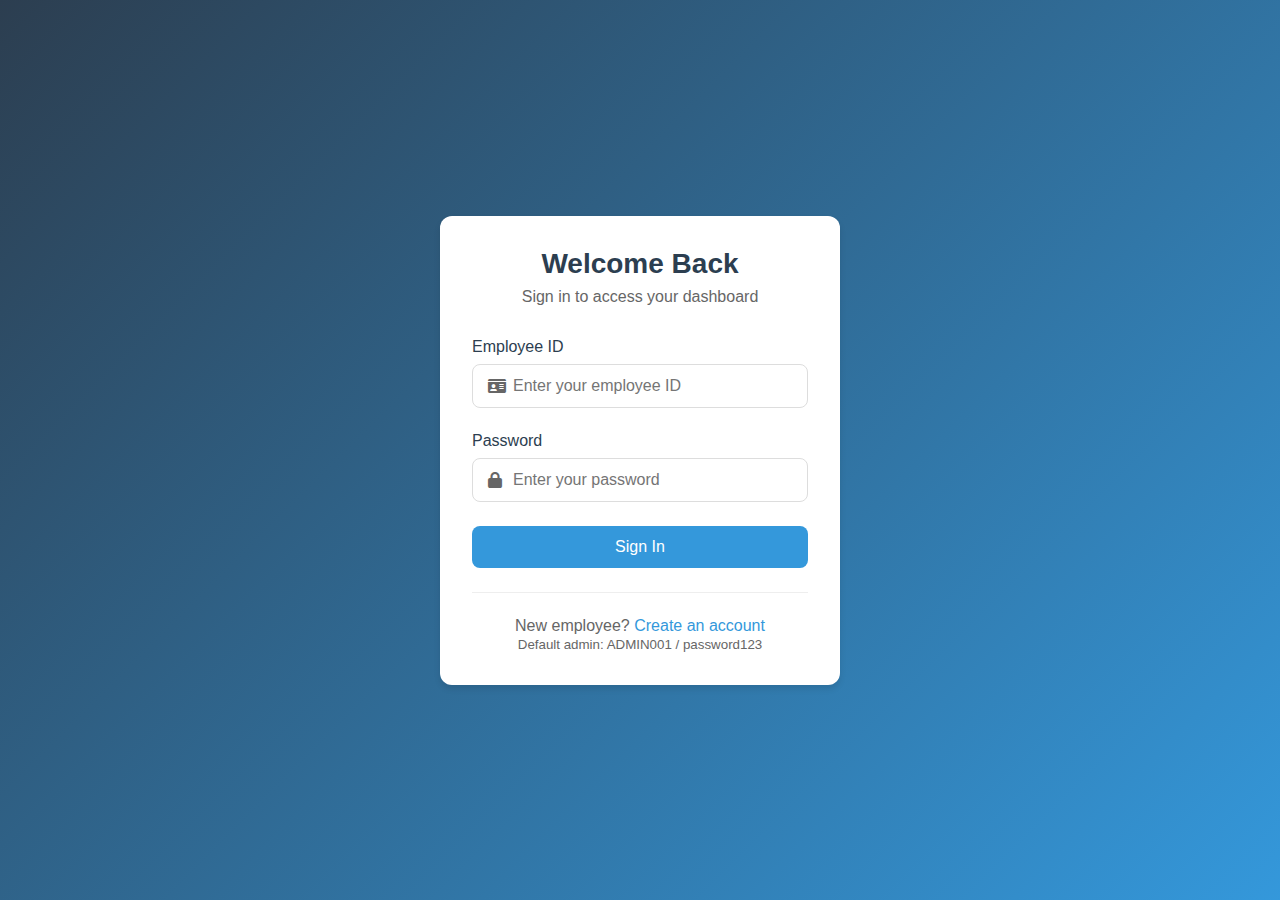
<file: index.html>
<!DOCTYPE html>
<html lang="en">
<head>
    <meta charset="UTF-8">
    <meta name="viewport" content="width=device-width, initial-scale=1.0">
    <title>HR Management System - Sign In</title>
    <link rel="stylesheet" href="https://cdnjs.cloudflare.com/ajax/libs/font-awesome/6.0.0-beta3/css/all.min.css">
    <style>
        body {
            font-family: Arial, sans-serif;
            margin: 0;
            padding: 0;
            min-height: 100vh;
            display: flex;
            background: linear-gradient(135deg, #2c3e50 0%, #3498db 100%);
        }

        .login-container {
            width: 100%;
            max-width: 400px;
            margin: auto;
            padding: 2rem;
        }

        .login-card {
            background: white;
            padding: 2rem;
            border-radius: 12px;
            box-shadow: 0 4px 6px rgba(0,0,0,0.1);
        }

        .login-header {
            text-align: center;
            margin-bottom: 2rem;
        }

        .login-header h1 {
            color: #2c3e50;
            margin: 0;
            font-size: 1.75rem;
        }

        .login-header p {
            color: #666;
            margin: 0.5rem 0 0;
        }

        .form-group {
            margin-bottom: 1.5rem;
        }

        .form-group label {
            display: block;
            margin-bottom: 0.5rem;
            color: #2c3e50;
            font-weight: 500;
        }

        .input-group {
            position: relative;
        }

        .input-group i {
            position: absolute;
            left: 1rem;
            top: 50%;
            transform: translateY(-50%);
            color: #666;
        }

        .form-control {
            width: 100%;
            padding: 0.75rem 1rem 0.75rem 2.5rem;
            border: 1px solid #ddd;
            border-radius: 8px;
            font-size: 1rem;
            transition: border-color 0.3s ease;
            box-sizing: border-box;
        }

        .form-control:focus {
            outline: none;
            border-color: #3498db;
        }

        .btn-signin {
            width: 100%;
            padding: 0.75rem;
            background: #3498db;
            color: white;
            border: none;
            border-radius: 8px;
            font-size: 1rem;
            font-weight: 500;
            cursor: pointer;
            transition: background-color 0.3s ease;
        }

        .btn-signin:hover {
            background: #2980b9;
        }

        .error-message {
            color: #e74c3c;
            font-size: 0.875rem;
            margin-top: 0.5rem;
            display: none;
        }

        .loading {
            display: none;
            text-align: center;
            margin-top: 1rem;
        }

        .loading i {
            color: #3498db;
            animation: spin 1s linear infinite;
        }

        .signup-link {
            text-align: center;
            margin-top: 1.5rem;
            padding-top: 1.5rem;
            border-top: 1px solid #eee;
        }

        .signup-link p {
            color: #666;
            margin: 0;
        }

        .signup-link a {
            color: #3498db;
            text-decoration: none;
            font-weight: 500;
        }

        .signup-link a:hover {
            text-decoration: underline;
        }

        @keyframes spin {
            0% { transform: rotate(0deg); }
            100% { transform: rotate(360deg); }
        }
    </style>
</head>
<body>
    <div class="login-container">
        <div class="login-card">
            <div class="login-header">
                <h1>Welcome Back</h1>
                <p>Sign in to access your dashboard</p>
            </div>
            <form id="loginForm">
                <div class="form-group">
                    <label for="employeeId">Employee ID</label>
                    <div class="input-group">
                        <i class="fas fa-id-card"></i>
                        <input type="text" id="employeeId" class="form-control" placeholder="Enter your employee ID" required>
                    </div>
                </div>
                <div class="form-group">
                    <label for="password">Password</label>
                    <div class="input-group">
                        <i class="fas fa-lock"></i>
                        <input type="password" id="password" class="form-control" placeholder="Enter your password" required>
                    </div>
                </div>
                <button type="submit" class="btn-signin">Sign In</button>
                <div id="errorMessage" class="error-message">Invalid employee ID or password</div>
                <div class="loading" id="loading">
                    <i class="fas fa-spinner fa-2x"></i>
                </div>
            </form>
            <div class="signup-link">
                <p>New employee? <a href="./public/pages/signup.html">Create an account</a></p>
                <p class="mt-2"><small>Default admin: ADMIN001 / password123</small></p>
            </div>
        </div>
    </div>
    <script type="module" src="./public/js/auth.js"></script>
</body>
</html>
</file>
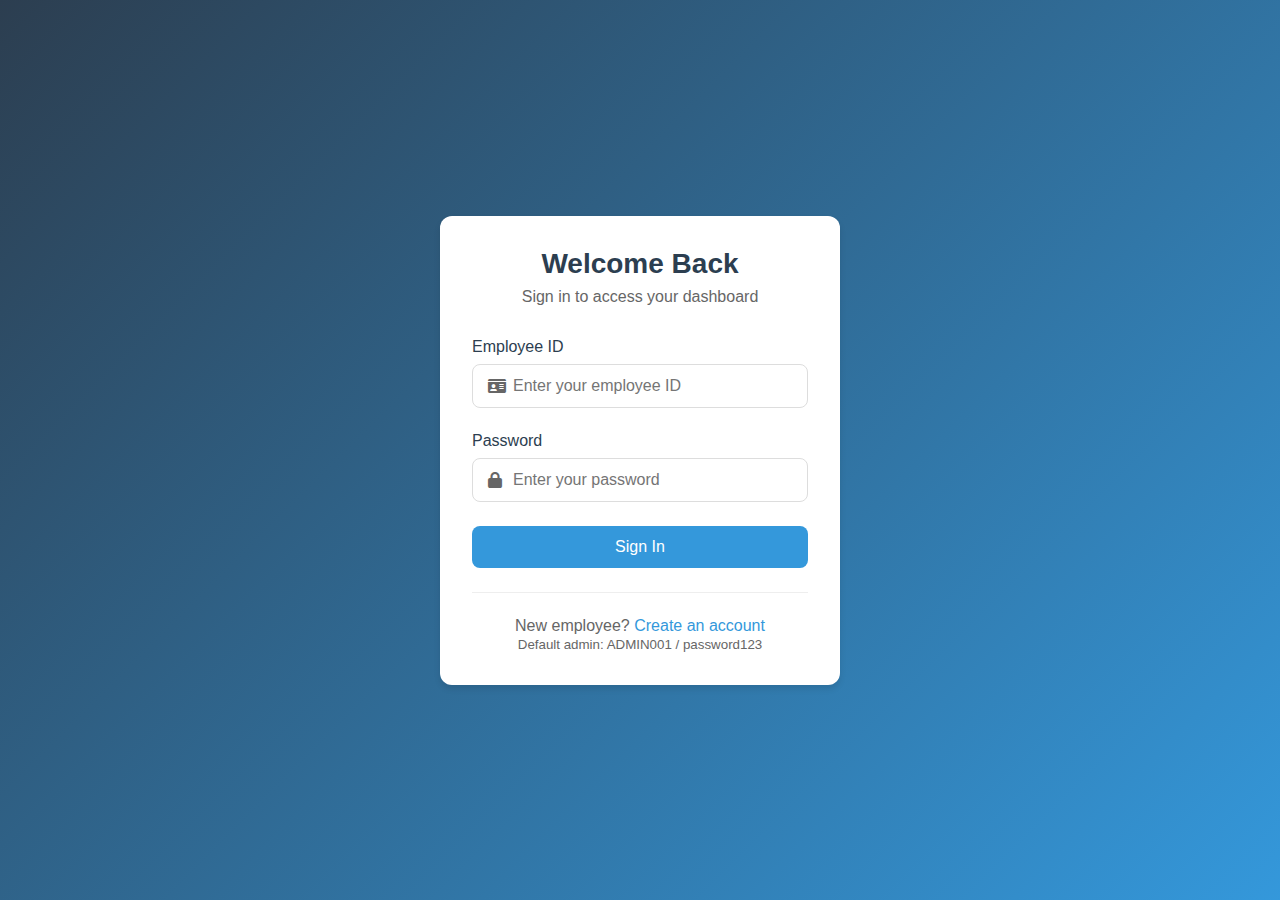
<file: attendance.html>
<!DOCTYPE html>
<html lang="en">
<head>
    <meta charset="UTF-8">
    <meta name="viewport" content="width=device-width, initial-scale=1.0">
    <title>Attendance System</title>
    <style>
        body {
            font-family: Arial, sans-serif;
            margin: 0;
            padding: 20px;
            background-color: #f5f5f5;
        }
        .header {
            display: flex;
            justify-content: space-between;
            align-items: center;
            margin-bottom: 20px;
        }
        .calendar-controls {
            display: flex;
            gap: 10px;
            margin-bottom: 20px;
        }
        #attendanceCalendar {
            display: grid;
            grid-template-columns: repeat(7, 1fr);
            gap: 5px;
            margin-bottom: 30px;
        }
        .calendar-day {
            background: white;
            padding: 10px;
            min-height: 100px;
            border-radius: 4px;
            border: 1px solid #ddd;
        }
        .other-month {
            background: #f9f9f9;
            color: #999;
        }
        .day-number {
            font-weight: bold;
            margin-bottom: 5px;
        }
        .status-present { background-color: #e8f5e9; }
        .status-absent { background-color: #ffebee; }
        .status-late { background-color: #fff3e0; }
        .status-weekend { background-color: #f5f5f5; }
        .status-leave { background-color: #e3f2fd; }
        
        .modal {
            display: none;
            position: fixed;
            top: 0;
            left: 0;
            width: 100%;
            height: 100%;
            background: rgba(0,0,0,0.5);
        }
        .modal.active {
            display: flex;
            justify-content: center;
            align-items: center;
        }
        .modal-content {
            background: white;
            padding: 20px;
            border-radius: 8px;
            width: 400px;
        }
        table {
            width: 100%;
            border-collapse: collapse;
            background: white;
            margin-top: 20px;
        }
        th, td {
            padding: 12px;
            text-align: left;
            border-bottom: 1px solid #ddd;
        }
        .status-badge {
            padding: 4px 8px;
            border-radius: 4px;
            font-size: 12px;
        }
        button {
            padding: 8px 16px;
            background-color: #007bff;
            color: white;
            border: none;
            border-radius: 4px;
            cursor: pointer;
        }
        button:hover {
            background-color: #0056b3;
        }
        .nav-links {
            display: flex;
            align-items: center;
            gap: 20px;
        }
        .nav-link {
            text-decoration: none;
            color: #007bff;
            font-weight: 500;
            padding: 5px 10px;
            border-radius: 4px;
        }
        .nav-link:hover {
            background-color: #f0f0f0;
        }
    </style>
</head>
<body>
    <div class="header">
        <h1>Attendance System</h1>
        <div class="nav-links">
            <a href="dashboard.html" class="nav-link">Dashboard</a>
            <a href="profile.html" class="nav-link">Profile</a>
            <span id="userEmail"></span>
            <button onclick="localStorage.clear(); window.location.href='index.html'">Logout</button>
        </div>
    </div>

    <div class="calendar-controls">
        <select id="attendanceMonth">
            <option value="1">January</option>
            <option value="2">February</option>
            <option value="3">March</option>
            <option value="4">April</option>
            <option value="5">May</option>
            <option value="6">June</option>
            <option value="7">July</option>
            <option value="8">August</option>
            <option value="9">September</option>
            <option value="10">October</option>
            <option value="11">November</option>
            <option value="12">December</option>
        </select>
        <select id="attendanceYear">
            <option value="2024">2024</option>
            <option value="2025">2025</option>
        </select>
        <button id="markAttendanceBtn">Mark Attendance</button>
    </div>

    <div id="attendanceCalendar"></div>

    <h2>Recent Attendance Log</h2>
    <table>
        <thead>
            <tr>
                <th>Date</th>
                <th>Check In</th>
                <th>Check Out</th>
                <th>Working Hours</th>
                <th>Status</th>
            </tr>
        </thead>
        <tbody id="attendanceLogBody">
        </tbody>
    </table>

    <div id="markAttendanceModal" class="modal">
        <div class="modal-content">
            <h2>Mark Attendance</h2>
            <form id="markAttendanceForm">
                <div class="form-group">
                    <label for="attendanceType">Type</label>
                    <select id="attendanceType" required>
                        <option value="checkIn">Check In</option>
                        <option value="checkOut">Check Out</option>
                    </select>
                </div>
                <div class="form-group">
                    <label for="attendanceNote">Note (Optional)</label>
                    <textarea id="attendanceNote"></textarea>
                </div>
                <button type="submit">Submit</button>
                <button type="button" id="cancelAttendanceBtn">Cancel</button>
            </form>
        </div>
    </div>

    <script src="attendence.js"></script>
</body>
</html>
</file>
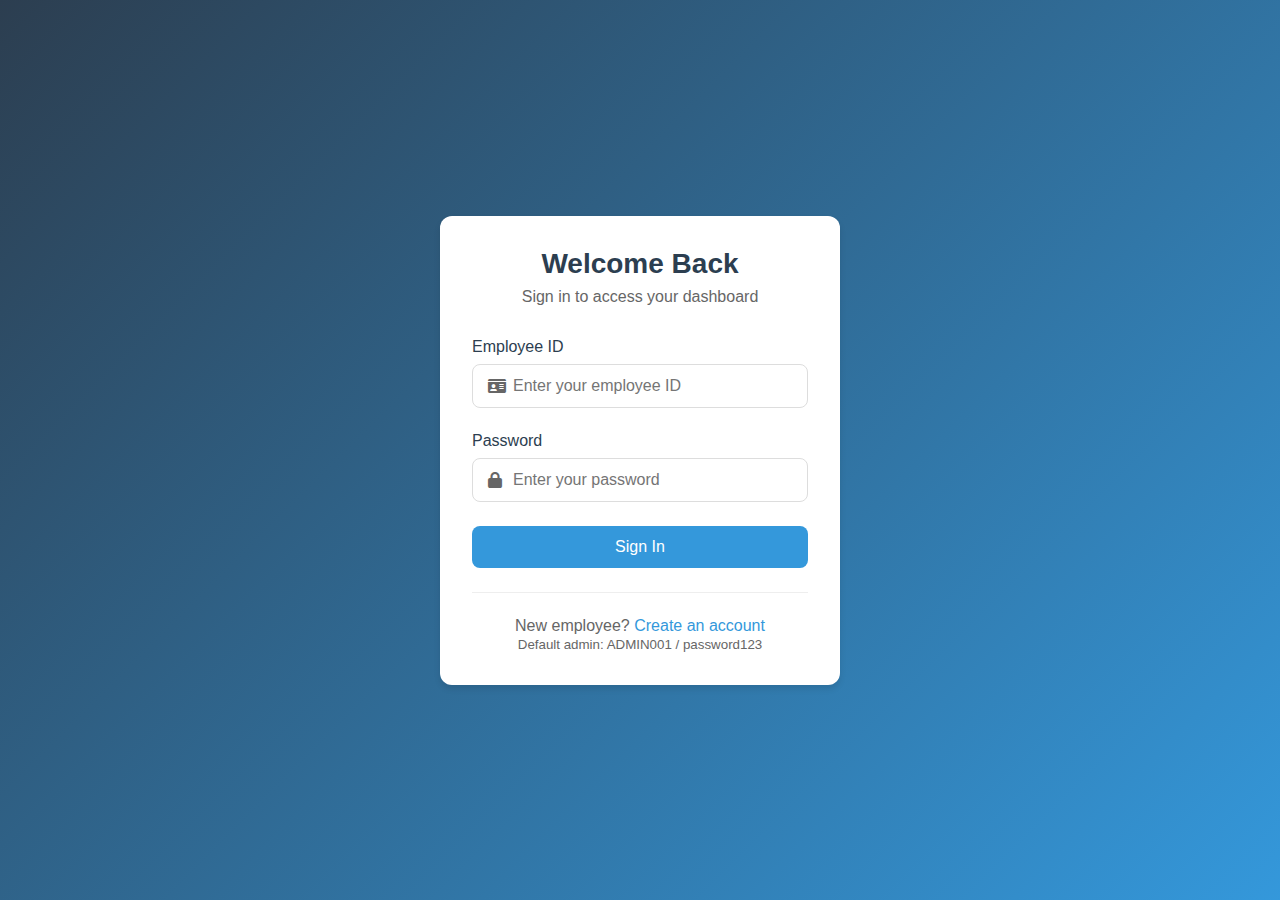
<file: leave.html>
<!DOCTYPE html>
<html lang="en">
<head>
    <meta charset="UTF-8">
    <meta name="viewport" content="width=device-width, initial-scale=1.0">
    <title>Leave Management - HR Management System</title>
    <link rel="stylesheet" href="https://cdnjs.cloudflare.com/ajax/libs/font-awesome/6.0.0-beta3/css/all.min.css">
    <link rel="stylesheet" href="styles.css">
    <style>
        .leave-container {
            padding: 2rem;
            max-width: 1200px;
            margin: 0 auto;
        }

        .leave-balance-grid {
            display: grid;
            grid-template-columns: repeat(auto-fit, minmax(250px, 1fr));
            gap: 1.5rem;
            margin-bottom: 2rem;
        }

        .leave-card {
            background: white;
            border-radius: 12px;
            padding: 1.5rem;
            box-shadow: 0 2px 4px rgba(0,0,0,0.1);
            text-align: center;
            transition: transform 0.3s ease;
        }

        .leave-card:hover {
            transform: translateY(-5px);
        }

        .leave-type {
            color: #2c3e50;
            font-size: 1.1rem;
            margin-bottom: 0.5rem;
        }

        .leave-balance {
            font-size: 2rem;
            color: #3498db;
            font-weight: bold;
            margin-bottom: 0.5rem;
        }

        .leave-description {
            color: #666;
            font-size: 0.9rem;
            margin-bottom: 1rem;
        }

        .leave-form-container {
            background: white;
            border-radius: 12px;
            padding: 2rem;
            box-shadow: 0 2px 4px rgba(0,0,0,0.1);
        }

        .form-title {
            color: #2c3e50;
            margin-bottom: 1.5rem;
            font-size: 1.5rem;
        }

        .form-grid {
            display: grid;
            grid-template-columns: repeat(2, 1fr);
            gap: 1.5rem;
        }

        .form-group {
            margin-bottom: 1.5rem;
        }

        .form-group.full-width {
            grid-column: 1 / -1;
        }

        .form-group label {
            display: block;
            margin-bottom: 0.5rem;
            color: #2c3e50;
            font-weight: 500;
        }

        .form-control {
            width: 100%;
            padding: 0.75rem;
            border: 1px solid #ddd;
            border-radius: 8px;
            font-size: 1rem;
            transition: border-color 0.3s ease;
        }

        .form-control:focus {
            outline: none;
            border-color: #3498db;
        }

        .btn-apply {
            background: #3498db;
            color: white;
            border: none;
            padding: 0.75rem 1.5rem;
            border-radius: 8px;
            font-size: 1rem;
            cursor: pointer;
            transition: background-color 0.3s ease;
        }

        .btn-apply:hover {
            background: #2980b9;
        }

        .leave-history {
            margin-top: 2rem;
        }

        .history-title {
            color: #2c3e50;
            margin-bottom: 1rem;
            font-size: 1.3rem;
        }

        .history-table {
            width: 100%;
            border-collapse: collapse;
            background: white;
            border-radius: 12px;
            overflow: hidden;
            box-shadow: 0 2px 4px rgba(0,0,0,0.1);
        }

        .history-table th,
        .history-table td {
            padding: 1rem;
            text-align: left;
            border-bottom: 1px solid #eee;
        }

        .history-table th {
            background: #f8f9fa;
            color: #2c3e50;
            font-weight: 500;
        }

        .status-pending {
            color: #f39c12;
        }

        .status-approved {
            color: #27ae60;
        }

        .status-rejected {
            color: #e74c3c;
        }

        .error-message {
            color: #e74c3c;
            margin-top: 0.5rem;
            display: none;
        }

        .success-message {
            color: #27ae60;
            margin-top: 0.5rem;
            display: none;
        }
    </style>
</head>
<body>
    <div class="app-container">
        <!-- Header -->
        <header class="header">
            <div class="header-title">HR Management System</div>
            <nav class="nav-links">
                <a href="dashboard.html">Dashboard</a>
                <a href="profile.html">Profile</a>
                <a href="attendance.html">Attendance</a>
                <a href="leave.html" class="active">Leave</a>
            </nav>
            <div class="user-menu">
                <span id="userEmail"></span>
                <a href="index.html" class="logout-btn">Logout</a>
            </div>
        </header>

        <!-- Main Content -->
        <div class="leave-container">
            <div class="leave-balance-grid">
                <div class="leave-card">
                    <div class="leave-type">Casual Leave</div>
                    <div class="leave-balance" id="casualLeaveBalance">12</div>
                    <div class="leave-description">Short duration leave for personal matters</div>
                </div>
                <div class="leave-card">
                    <div class="leave-type">Earned Leave</div>
                    <div class="leave-balance" id="earnedLeaveBalance">15</div>
                    <div class="leave-description">Accumulated leave based on service duration</div>
                </div>
                <div class="leave-card">
                    <div class="leave-type">Sick Leave</div>
                    <div class="leave-balance" id="sickLeaveBalance">7</div>
                    <div class="leave-description">Leave for medical reasons with documentation</div>
                </div>
                <div class="leave-card">
                    <div class="leave-type">Compensatory Leave</div>
                    <div class="leave-balance" id="compensatoryLeaveBalance">3</div>
                    <div class="leave-description">Leave earned for working on holidays</div>
                </div>
            </div>

            <div class="leave-form-container">
                <h2 class="form-title">Apply for Leave</h2>
                <form id="leaveForm">
                    <div class="form-grid">
                        <div class="form-group">
                            <label for="leaveType">Leave Type</label>
                            <select id="leaveType" class="form-control" required>
                                <option value="">Select leave type</option>
                                <option value="casual">Casual Leave</option>
                                <option value="earned">Earned Leave</option>
                                <option value="sick">Sick Leave</option>
                                <option value="compensatory">Compensatory Leave</option>
                            </select>
                        </div>
                        <div class="form-group">
                            <label for="duration">Duration (Days)</label>
                            <input type="number" id="duration" class="form-control" min="1" required>
                        </div>
                        <div class="form-group">
                            <label for="startDate">Start Date</label>
                            <input type="date" id="startDate" class="form-control" required>
                        </div>
                        <div class="form-group">
                            <label for="endDate">End Date</label>
                            <input type="date" id="endDate" class="form-control" required>
                        </div>
                        <div class="form-group full-width">
                            <label for="reason">Reason for Leave</label>
                            <textarea id="reason" class="form-control" rows="4" required></textarea>
                        </div>
                    </div>
                    <button type="submit" class="btn-apply">Submit Leave Application</button>
                    <div id="errorMessage" class="error-message"></div>
                    <div id="successMessage" class="success-message"></div>
                </form>
            </div>

            <div class="leave-history">
                <h2 class="history-title">Leave History</h2>
                <table class="history-table">
                    <thead>
                        <tr>
                            <th>Leave Type</th>
                            <th>Duration</th>
                            <th>Start Date</th>
                            <th>End Date</th>
                            <th>Status</th>
                        </tr>
                    </thead>
                    <tbody id="leaveHistory">
                        <!-- Leave history will be populated by JavaScript -->
                    </tbody>
                </table>
            </div>
        </div>
    </div>
    <script src="leave.js"></script>
</body>
</html>
</file>
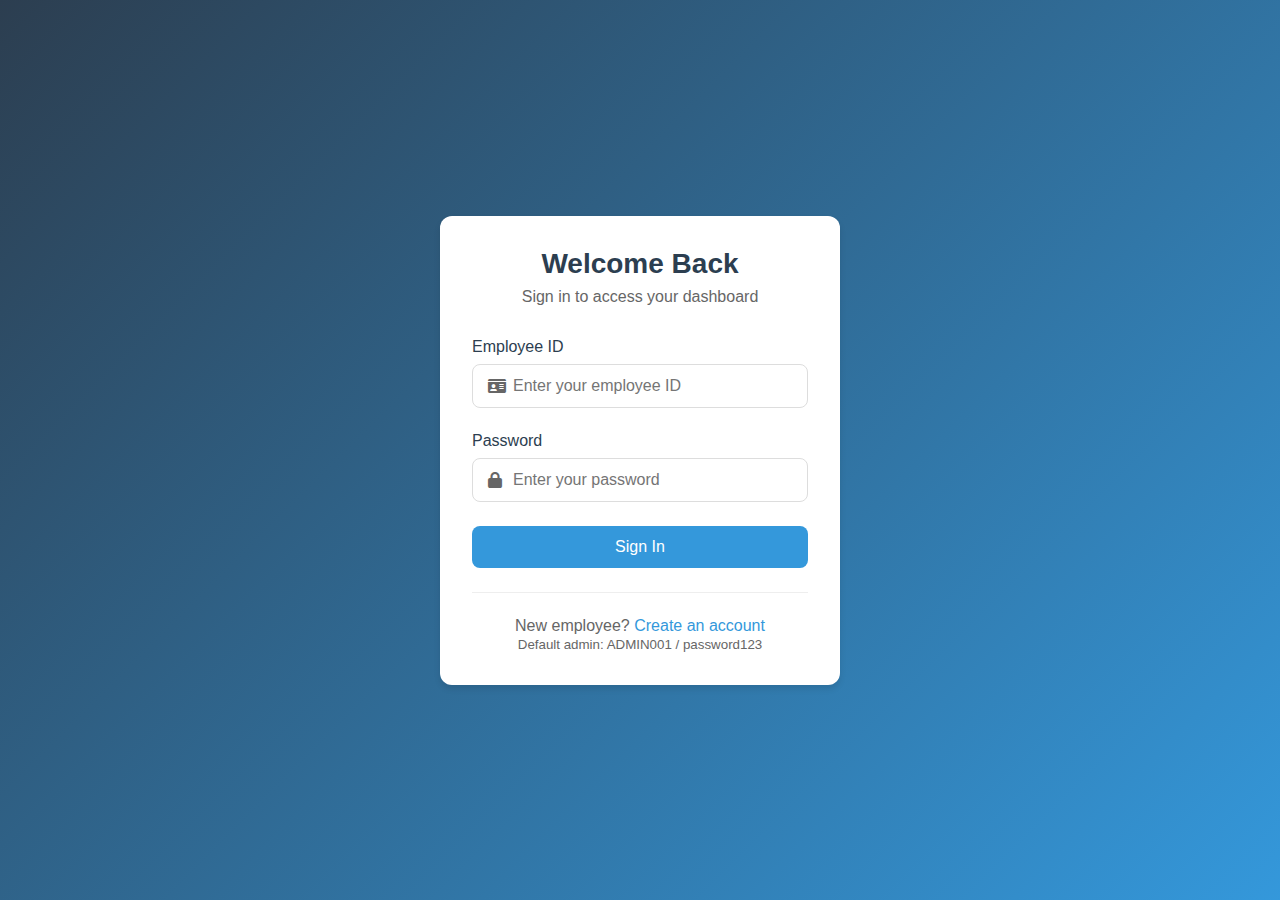
<file: public/pages/attendance.html>
<!DOCTYPE html>
<html lang="en">
<head>
    <meta charset="UTF-8">
    <meta name="viewport" content="width=device-width, initial-scale=1.0">
    <title>Attendance System</title>
    <style>
        body {
            font-family: Arial, sans-serif;
            margin: 0;
            padding: 20px;
            background-color: #f5f5f5;
        }
        .header {
            display: flex;
            justify-content: space-between;
            align-items: center;
            margin-bottom: 20px;
        }
        .calendar-controls {
            display: flex;
            gap: 10px;
            margin-bottom: 20px;
        }
        #attendanceCalendar {
            display: grid;
            grid-template-columns: repeat(7, 1fr);
            gap: 5px;
            margin-bottom: 30px;
        }
        .calendar-day {
            background: white;
            padding: 10px;
            min-height: 100px;
            border-radius: 4px;
            border: 1px solid #ddd;
        }
        .other-month {
            background: #f9f9f9;
            color: #999;
        }
        .day-number {
            font-weight: bold;
            margin-bottom: 5px;
        }
        .status-present { background-color: #e8f5e9; }
        .status-absent { background-color: #ffebee; }
        .status-late { background-color: #fff3e0; }
        .status-weekend { background-color: #f5f5f5; }
        .status-leave { background-color: #e3f2fd; }
        
        .modal {
            display: none;
            position: fixed;
            top: 0;
            left: 0;
            width: 100%;
            height: 100%;
            background: rgba(0,0,0,0.5);
        }
        .modal.active {
            display: flex;
            justify-content: center;
            align-items: center;
        }
        .modal-content {
            background: white;
            padding: 20px;
            border-radius: 8px;
            width: 400px;
        }
        table {
            width: 100%;
            border-collapse: collapse;
            background: white;
            margin-top: 20px;
        }
        th, td {
            padding: 12px;
            text-align: left;
            border-bottom: 1px solid #ddd;
        }
        .status-badge {
            padding: 4px 8px;
            border-radius: 4px;
            font-size: 12px;
        }
        button {
            padding: 8px 16px;
            background-color: #007bff;
            color: white;
            border: none;
            border-radius: 4px;
            cursor: pointer;
        }
        button:hover {
            background-color: #0056b3;
        }
        .nav-links {
            display: flex;
            align-items: center;
            gap: 20px;
        }
        .nav-link {
            text-decoration: none;
            color: #007bff;
            font-weight: 500;
            padding: 5px 10px;
            border-radius: 4px;
        }
        .nav-link:hover {
            background-color: #f0f0f0;
        }
    </style>
</head>
<body>
    <div class="header">
        <h1>Attendance System</h1>
        <div class="nav-links">
            <a href="dashboard.html" class="nav-link">Dashboard</a>
            <a href="profile.html" class="nav-link">Profile</a>
            <span id="userEmail"></span>
            <button onclick="localStorage.clear(); window.location.href='../../index.html'">Logout</button>
        </div>
    </div>

    <div class="calendar-controls">
        <select id="attendanceMonth">
            <option value="1">January</option>
            <option value="2">February</option>
            <option value="3">March</option>
            <option value="4">April</option>
            <option value="5">May</option>
            <option value="6">June</option>
            <option value="7">July</option>
            <option value="8">August</option>
            <option value="9">September</option>
            <option value="10">October</option>
            <option value="11">November</option>
            <option value="12">December</option>
        </select>
        <select id="attendanceYear">
            <option value="2024">2024</option>
            <option value="2025">2025</option>
        </select>
        <button id="markAttendanceBtn">Mark Attendance</button>
    </div>

    <div id="attendanceCalendar"></div>

    <h2>Recent Attendance Log</h2>
    <table>
        <thead>
            <tr>
                <th>Date</th>
                <th>Check In</th>
                <th>Check Out</th>
                <th>Working Hours</th>
                <th>Status</th>
            </tr>
        </thead>
        <tbody id="attendanceLogBody">
        </tbody>
    </table>

    <div id="markAttendanceModal" class="modal">
        <div class="modal-content">
            <h2>Mark Attendance</h2>
            <form id="markAttendanceForm">
                <div class="form-group">
                    <label for="attendanceType">Type</label>
                    <select id="attendanceType" required>
                        <option value="checkIn">Check In</option>
                        <option value="checkOut">Check Out</option>
                    </select>
                </div>
                <div class="form-group">
                    <label for="attendanceNote">Note (Optional)</label>
                    <textarea id="attendanceNote"></textarea>
                </div>
                <button type="submit">Submit</button>
                <button type="button" id="cancelAttendanceBtn">Cancel</button>
            </form>
        </div>
    </div>

    <script type="module" src="../js/attendence.js"></script>
</body>
</html>
</file>
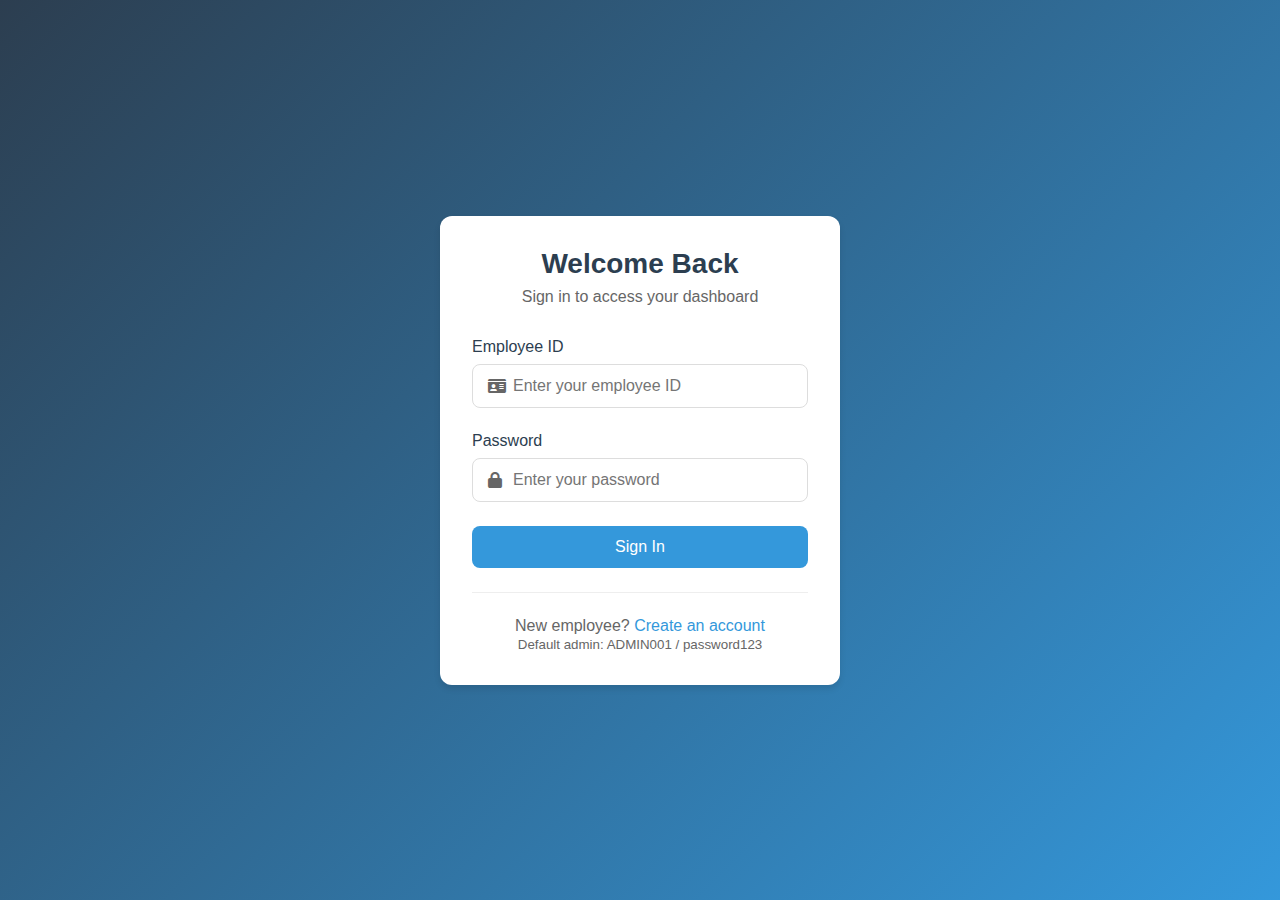
<file: public/pages/leave.html>
<!DOCTYPE html>
<html lang="en">
<head>
    <meta charset="UTF-8">
    <meta name="viewport" content="width=device-width, initial-scale=1.0">
    <title>Leave Management - HR Management System</title>
    <link rel="stylesheet" href="https://cdnjs.cloudflare.com/ajax/libs/font-awesome/6.0.0-beta3/css/all.min.css">
    <link rel="stylesheet" href="../css/styles.css">
    <style>
        .leave-container {
            padding: 2rem;
            max-width: 1200px;
            margin: 0 auto;
        }

        .leave-balance-grid {
            display: grid;
            grid-template-columns: repeat(auto-fit, minmax(250px, 1fr));
            gap: 1.5rem;
            margin-bottom: 2rem;
        }

        .leave-card {
            background: white;
            border-radius: 12px;
            padding: 1.5rem;
            box-shadow: 0 2px 4px rgba(0,0,0,0.1);
            text-align: center;
            transition: transform 0.3s ease;
        }

        .leave-card:hover {
            transform: translateY(-5px);
        }

        .leave-type {
            color: #2c3e50;
            font-size: 1.1rem;
            margin-bottom: 0.5rem;
        }

        .leave-balance {
            font-size: 2rem;
            color: #3498db;
            font-weight: bold;
            margin-bottom: 0.5rem;
        }

        .leave-description {
            color: #666;
            font-size: 0.9rem;
            margin-bottom: 1rem;
        }

        .leave-form-container {
            background: white;
            border-radius: 12px;
            padding: 2rem;
            box-shadow: 0 2px 4px rgba(0,0,0,0.1);
        }

        .form-title {
            color: #2c3e50;
            margin-bottom: 1.5rem;
            font-size: 1.5rem;
        }

        .form-grid {
            display: grid;
            grid-template-columns: repeat(2, 1fr);
            gap: 1.5rem;
        }

        .form-group {
            margin-bottom: 1.5rem;
        }

        .form-group.full-width {
            grid-column: 1 / -1;
        }

        .form-group label {
            display: block;
            margin-bottom: 0.5rem;
            color: #2c3e50;
            font-weight: 500;
        }

        .form-control {
            width: 100%;
            padding: 0.75rem;
            border: 1px solid #ddd;
            border-radius: 8px;
            font-size: 1rem;
            transition: border-color 0.3s ease;
        }

        .form-control:focus {
            outline: none;
            border-color: #3498db;
        }

        .btn-apply {
            background: #3498db;
            color: white;
            border: none;
            padding: 0.75rem 1.5rem;
            border-radius: 8px;
            font-size: 1rem;
            cursor: pointer;
            transition: background-color 0.3s ease;
        }

        .btn-apply:hover {
            background: #2980b9;
        }

        .leave-history {
            margin-top: 2rem;
        }

        .history-title {
            color: #2c3e50;
            margin-bottom: 1rem;
            font-size: 1.3rem;
        }

        .history-table {
            width: 100%;
            border-collapse: collapse;
            background: white;
            border-radius: 12px;
            overflow: hidden;
            box-shadow: 0 2px 4px rgba(0,0,0,0.1);
        }

        .history-table th,
        .history-table td {
            padding: 1rem;
            text-align: left;
            border-bottom: 1px solid #eee;
        }

        .history-table th {
            background: #f8f9fa;
            color: #2c3e50;
            font-weight: 500;
        }

        .status-pending {
            color: #f39c12;
        }

        .status-approved {
            color: #27ae60;
        }

        .status-rejected {
            color: #e74c3c;
        }

        .error-message {
            color: #e74c3c;
            margin-top: 0.5rem;
            display: none;
        }

        .success-message {
            color: #27ae60;
            margin-top: 0.5rem;
            display: none;
        }
    </style>
</head>
<body>
    <div class="app-container">
        <!-- Header -->
        <header class="header">
            <div class="header-title">HR Management System</div>
            <nav class="nav-links">
                <a href="dashboard.html">Dashboard</a>
                <a href="profile.html">Profile</a>
                <a href="attendance.html">Attendance</a>
                <a href="leave.html" class="active">Leave</a>
            </nav>
            <div class="user-menu">
                <span id="userEmail"></span>
                <a href="../../index.html" class="logout-btn">Logout</a>
            </div>
        </header>

        <!-- Main Content -->
        <div class="leave-container">
            <div class="leave-balance-grid">
                <div class="leave-card">
                    <div class="leave-type">Casual Leave</div>
                    <div class="leave-balance" id="casualLeaveBalance">12</div>
                    <div class="leave-description">Short duration leave for personal matters</div>
                </div>
                <div class="leave-card">
                    <div class="leave-type">Earned Leave</div>
                    <div class="leave-balance" id="earnedLeaveBalance">15</div>
                    <div class="leave-description">Accumulated leave based on service duration</div>
                </div>
                <div class="leave-card">
                    <div class="leave-type">Sick Leave</div>
                    <div class="leave-balance" id="sickLeaveBalance">7</div>
                    <div class="leave-description">Leave for medical reasons with documentation</div>
                </div>
                <div class="leave-card">
                    <div class="leave-type">Compensatory Leave</div>
                    <div class="leave-balance" id="compensatoryLeaveBalance">3</div>
                    <div class="leave-description">Leave earned for working on holidays</div>
                </div>
            </div>

            <div class="leave-form-container">
                <h2 class="form-title">Apply for Leave</h2>
                <form id="leaveForm">
                    <div class="form-grid">
                        <div class="form-group">
                            <label for="leaveType">Leave Type</label>
                            <select id="leaveType" class="form-control" required>
                                <option value="">Select leave type</option>
                                <option value="casual">Casual Leave</option>
                                <option value="earned">Earned Leave</option>
                                <option value="sick">Sick Leave</option>
                                <option value="compensatory">Compensatory Leave</option>
                            </select>
                        </div>
                        <div class="form-group">
                            <label for="duration">Duration (Days)</label>
                            <input type="number" id="duration" class="form-control" min="1" required>
                        </div>
                        <div class="form-group">
                            <label for="startDate">Start Date</label>
                            <input type="date" id="startDate" class="form-control" required>
                        </div>
                        <div class="form-group">
                            <label for="endDate">End Date</label>
                            <input type="date" id="endDate" class="form-control" required>
                        </div>
                        <div class="form-group full-width">
                            <label for="reason">Reason for Leave</label>
                            <textarea id="reason" class="form-control" rows="4" required></textarea>
                        </div>
                    </div>
                    <button type="submit" class="btn-apply">Submit Leave Application</button>
                    <div id="errorMessage" class="error-message"></div>
                    <div id="successMessage" class="success-message"></div>
                </form>
            </div>

            <div class="leave-history">
                <h2 class="history-title">Leave History</h2>
                <table class="history-table">
                    <thead>
                        <tr>
                            <th>Leave Type</th>
                            <th>Duration</th>
                            <th>Start Date</th>
                            <th>End Date</th>
                            <th>Status</th>
                        </tr>
                    </thead>
                    <tbody id="leaveHistory">
                        <!-- Leave history will be populated by JavaScript -->
                    </tbody>
                </table>
            </div>
        </div>
    </div>
    <script type="module" src="../js/leave.js"></script>
</body>
</html>
</file>
<file: styles.css>
/* Global Reset and Base Styles */
body {
  margin: 0;
  padding: 0;
  font-family: 'Segoe UI', Tahoma, Geneva, Verdana, sans-serif;
  background-color: #f3f4f6;
}

/* Common Header Styles */
.header {
  background: linear-gradient(135deg, #2c3e50 0%, #3498db 100%);
  padding: 1rem 2rem;
  color: white;
  display: flex;
  align-items: center;
  justify-content: space-between;
  box-shadow: 0 2px 4px rgba(0,0,0,0.1);
}

.header-title {
  font-size: 1.5rem;
  font-weight: bold;
  background: rgba(255,255,255,0.1);
  padding: 0.5rem 1rem;
  border-radius: 8px;
}

.nav-links {
  display: flex;
  gap: 1rem;
}

.nav-links a {
  color: white;
  text-decoration: none;
  padding: 0.5rem 1rem;
  border-radius: 6px;
  transition: background-color 0.3s ease;
}

.nav-links a:hover,
.nav-links a.active {
  background: rgba(255,255,255,0.1);
}

.user-menu {
  display: flex;
  align-items: center;
  gap: 1rem;
}

.user-info {
  display: flex;
  align-items: center;
  gap: 0.5rem;
}

.avatar {
  width: 40px;
  height: 40px;
  border-radius: 50%;
  border: 2px solid rgba(255,255,255,0.2);
}

.logout-btn {
  background: rgba(255,255,255,0.1);
  color: white;
  border: none;
  padding: 0.5rem 1rem;
  border-radius: 6px;
  cursor: pointer;
  transition: all 0.3s ease;
  text-decoration: none;
}

.logout-btn:hover {
  background: rgba(255,255,255,0.2);
}

/* Breadcrumb Styles */
.breadcrumb {
  background: white;
  padding: 1rem 2rem;
  border-bottom: 1px solid #eee;
}

.breadcrumb-path a {
  color: #3498db;
  text-decoration: none;
}

.page-title {
  margin: 0.5rem 0;
  color: #2c3e50;
}

/* Login Page Styles */
body {
  display: flex;
  align-items: center;
  justify-content: center;
  min-height: 100vh;
}

.login-container {
  width: 100%;
  max-width: 400px;
  padding: 1.5rem;
}

.login-form-container {
  background-color: white;
  border-radius: var(--border-radius);
  box-shadow: var(--box-shadow);
  overflow: hidden;
}

.login-header {
  padding: 2rem 1.5rem;
  text-align: center;
  background-color: var(--primary-color);
  color: white;
}

.login-header h1 {
  font-size: 1.5rem;
  font-weight: 700;
  margin-bottom: 0.5rem;
}

.login-header p {
  font-size: 0.875rem;
  opacity: 0.9;
}

.login-form {
  padding: 1.5rem;
}

.remember-me {
  display: flex;
  align-items: center;
  gap: 0.5rem;
}

.remember-me input {
  width: auto;
}

.remember-me label {
  margin-bottom: 0;
}

.login-footer {
  padding: 1rem 1.5rem;
  text-align: center;
  border-top: 1px solid var(--border-color);
  font-size: 0.875rem;
}
</file>
<file: public/css/styles.css>
/* Global Reset and Base Styles */
body {
  margin: 0;
  padding: 0;
  font-family: 'Segoe UI', Tahoma, Geneva, Verdana, sans-serif;
  background-color: #f3f4f6;
}

/* Common Header Styles */
.header {
  background: linear-gradient(135deg, #2c3e50 0%, #3498db 100%);
  padding: 1rem 2rem;
  color: white;
  display: flex;
  align-items: center;
  justify-content: space-between;
  box-shadow: 0 2px 4px rgba(0,0,0,0.1);
}

.header-title {
  font-size: 1.5rem;
  font-weight: bold;
  background: rgba(255,255,255,0.1);
  padding: 0.5rem 1rem;
  border-radius: 8px;
}

.nav-links {
  display: flex;
  gap: 1rem;
}

.nav-links a {
  color: white;
  text-decoration: none;
  padding: 0.5rem 1rem;
  border-radius: 6px;
  transition: background-color 0.3s ease;
}

.nav-links a:hover,
.nav-links a.active {
  background: rgba(255,255,255,0.1);
}

.user-menu {
  display: flex;
  align-items: center;
  gap: 1rem;
}

.user-info {
  display: flex;
  align-items: center;
  gap: 0.5rem;
}

.avatar {
  width: 40px;
  height: 40px;
  border-radius: 50%;
  border: 2px solid rgba(255,255,255,0.2);
}

.logout-btn {
  background: rgba(255,255,255,0.1);
  color: white;
  border: none;
  padding: 0.5rem 1rem;
  border-radius: 6px;
  cursor: pointer;
  transition: all 0.3s ease;
  text-decoration: none;
}

.logout-btn:hover {
  background: rgba(255,255,255,0.2);
}

/* Breadcrumb Styles */
.breadcrumb {
  background: white;
  padding: 1rem 2rem;
  border-bottom: 1px solid #eee;
}

.breadcrumb-path a {
  color: #3498db;
  text-decoration: none;
}

.page-title {
  margin: 0.5rem 0;
  color: #2c3e50;
}

/* Login Page Styles */
body {
  display: flex;
  align-items: center;
  justify-content: center;
  min-height: 100vh;
}

.login-container {
  width: 100%;
  max-width: 400px;
  padding: 1.5rem;
}

.login-form-container {
  background-color: white;
  border-radius: var(--border-radius);
  box-shadow: var(--box-shadow);
  overflow: hidden;
}

.login-header {
  padding: 2rem 1.5rem;
  text-align: center;
  background-color: var(--primary-color);
  color: white;
}

.login-header h1 {
  font-size: 1.5rem;
  font-weight: 700;
  margin-bottom: 0.5rem;
}

.login-header p {
  font-size: 0.875rem;
  opacity: 0.9;
}

.login-form {
  padding: 1.5rem;
}

.remember-me {
  display: flex;
  align-items: center;
  gap: 0.5rem;
}

.remember-me input {
  width: auto;
}

.remember-me label {
  margin-bottom: 0;
}

.login-footer {
  padding: 1rem 1.5rem;
  text-align: center;
  border-top: 1px solid var(--border-color);
  font-size: 0.875rem;
}
</file>
